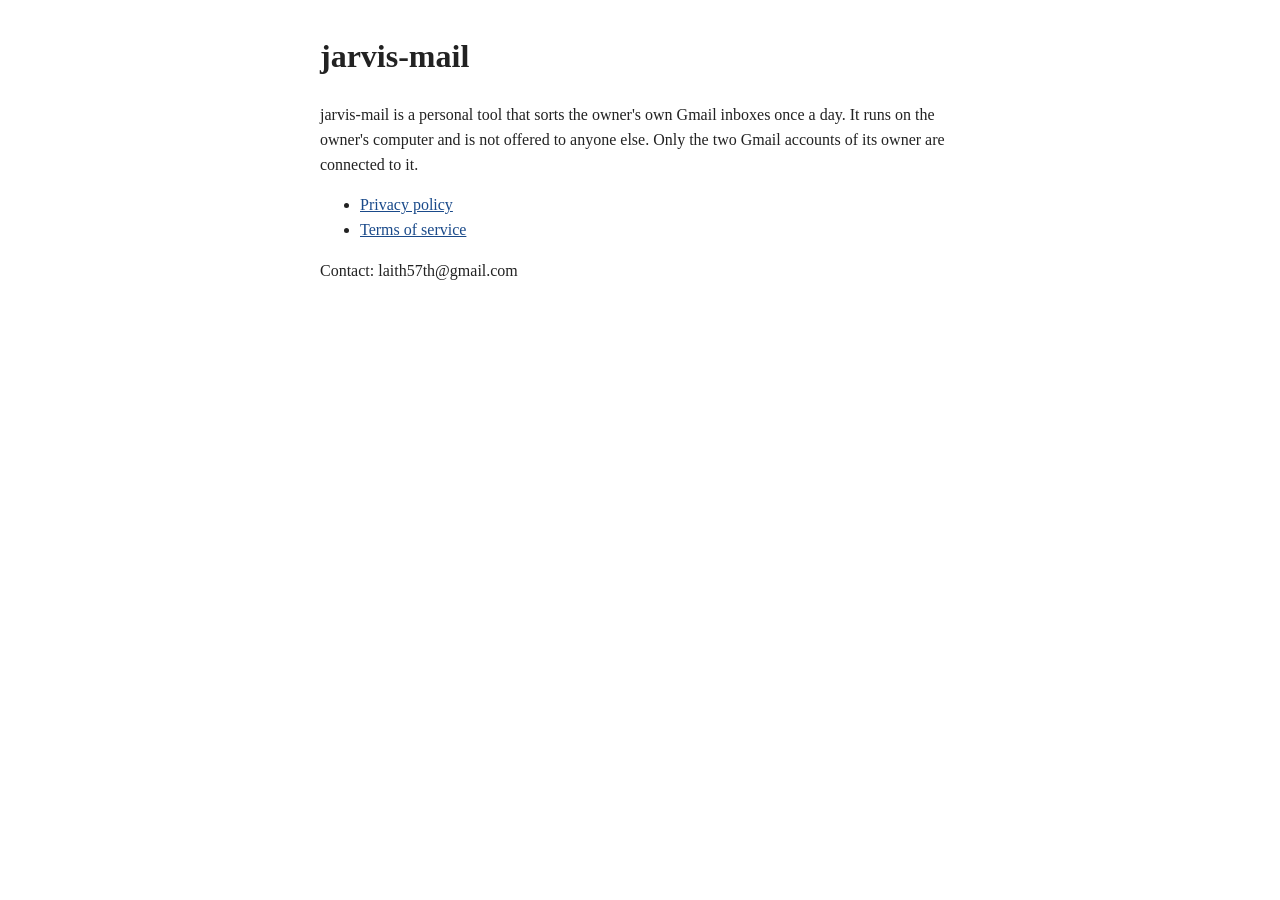
<file: index.html>
<!doctype html>
<html lang="en"><head><meta charset="utf-8"><meta name="viewport" content="width=device-width,initial-scale=1">
<title>jarvis-mail</title><link rel="stylesheet" href="style.css"></head>
<body>
<h1>jarvis-mail</h1>
<p>jarvis-mail is a personal tool that sorts the owner's own Gmail inboxes once a day. It runs on the owner's computer and is not offered to anyone else. Only the two Gmail accounts of its owner are connected to it.</p>
<ul>
<li><a href="privacy.html">Privacy policy</a></li>
<li><a href="terms.html">Terms of service</a></li>
</ul>
<p>Contact: laith57th@gmail.com</p>
</body></html>
</file>
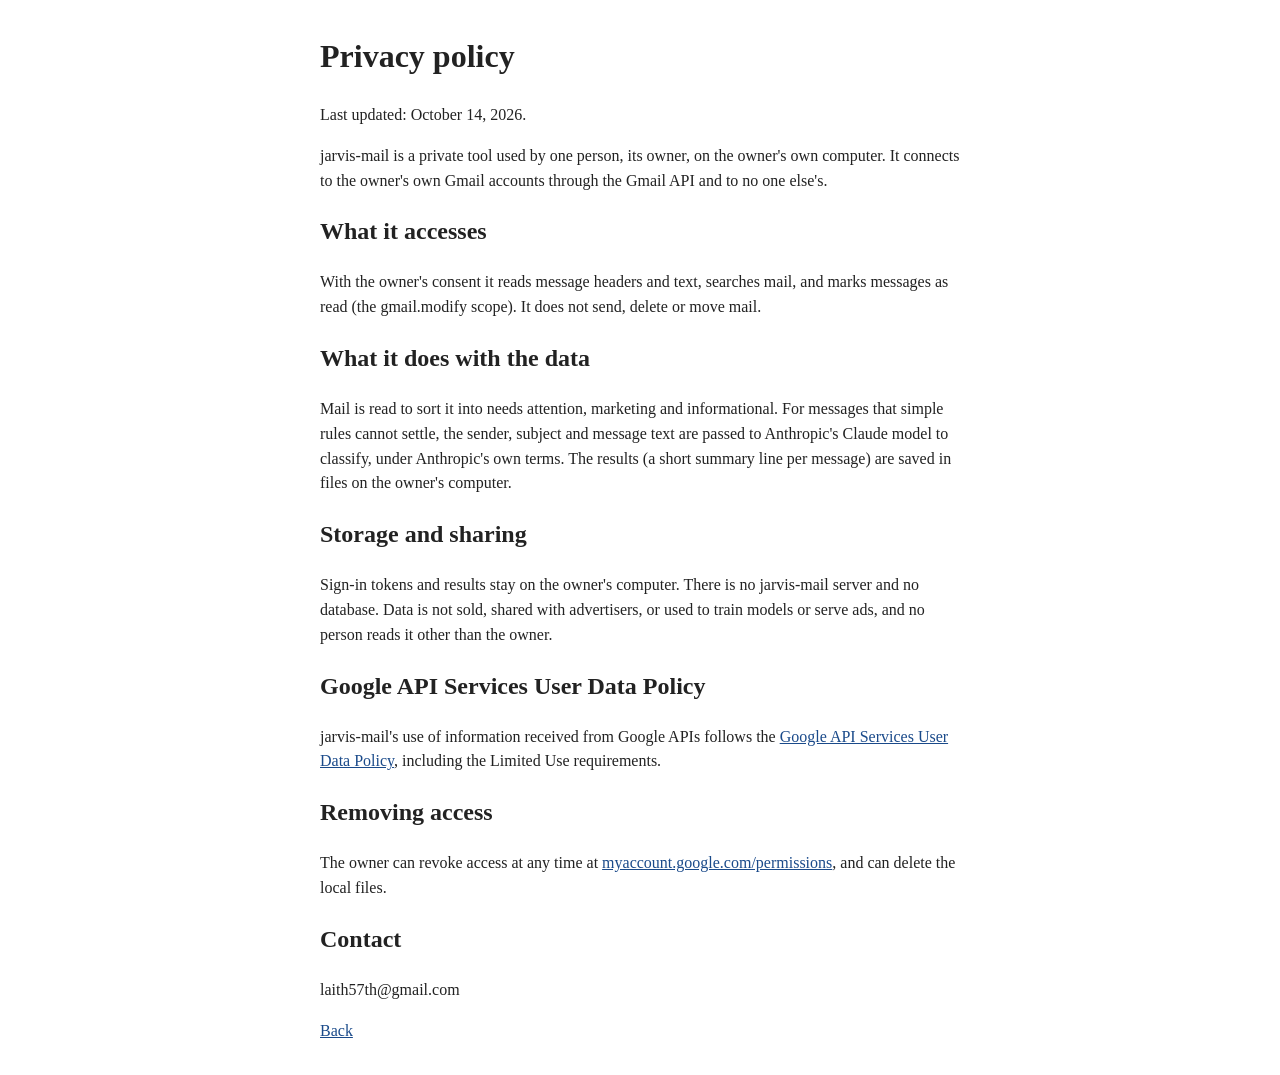
<file: privacy.html>
<!doctype html>
<html lang="en"><head><meta charset="utf-8"><meta name="viewport" content="width=device-width,initial-scale=1">
<title>Privacy policy - jarvis-mail</title><link rel="stylesheet" href="style.css"></head>
<body>
<h1>Privacy policy</h1>
<p>Last updated: October 14, 2026.</p>
<p>jarvis-mail is a private tool used by one person, its owner, on the owner's own computer. It connects to the owner's own Gmail accounts through the Gmail API and to no one else's.</p>

<h2>What it accesses</h2>
<p>With the owner's consent it reads message headers and text, searches mail, and marks messages as read (the gmail.modify scope). It does not send, delete or move mail.</p>

<h2>What it does with the data</h2>
<p>Mail is read to sort it into needs attention, marketing and informational. For messages that simple rules cannot settle, the sender, subject and message text are passed to Anthropic's Claude model to classify, under Anthropic's own terms. The results (a short summary line per message) are saved in files on the owner's computer.</p>

<h2>Storage and sharing</h2>
<p>Sign-in tokens and results stay on the owner's computer. There is no jarvis-mail server and no database. Data is not sold, shared with advertisers, or used to train models or serve ads, and no person reads it other than the owner.</p>

<h2>Google API Services User Data Policy</h2>
<p>jarvis-mail's use of information received from Google APIs follows the <a href="https://developers.google.com/terms/api-services-user-data-policy">Google API Services User Data Policy</a>, including the Limited Use requirements.</p>

<h2>Removing access</h2>
<p>The owner can revoke access at any time at <a href="https://myaccount.google.com/permissions">myaccount.google.com/permissions</a>, and can delete the local files.</p>

<h2>Contact</h2>
<p>laith57th@gmail.com</p>
<p><a href="index.html">Back</a></p>
</body></html>
</file>
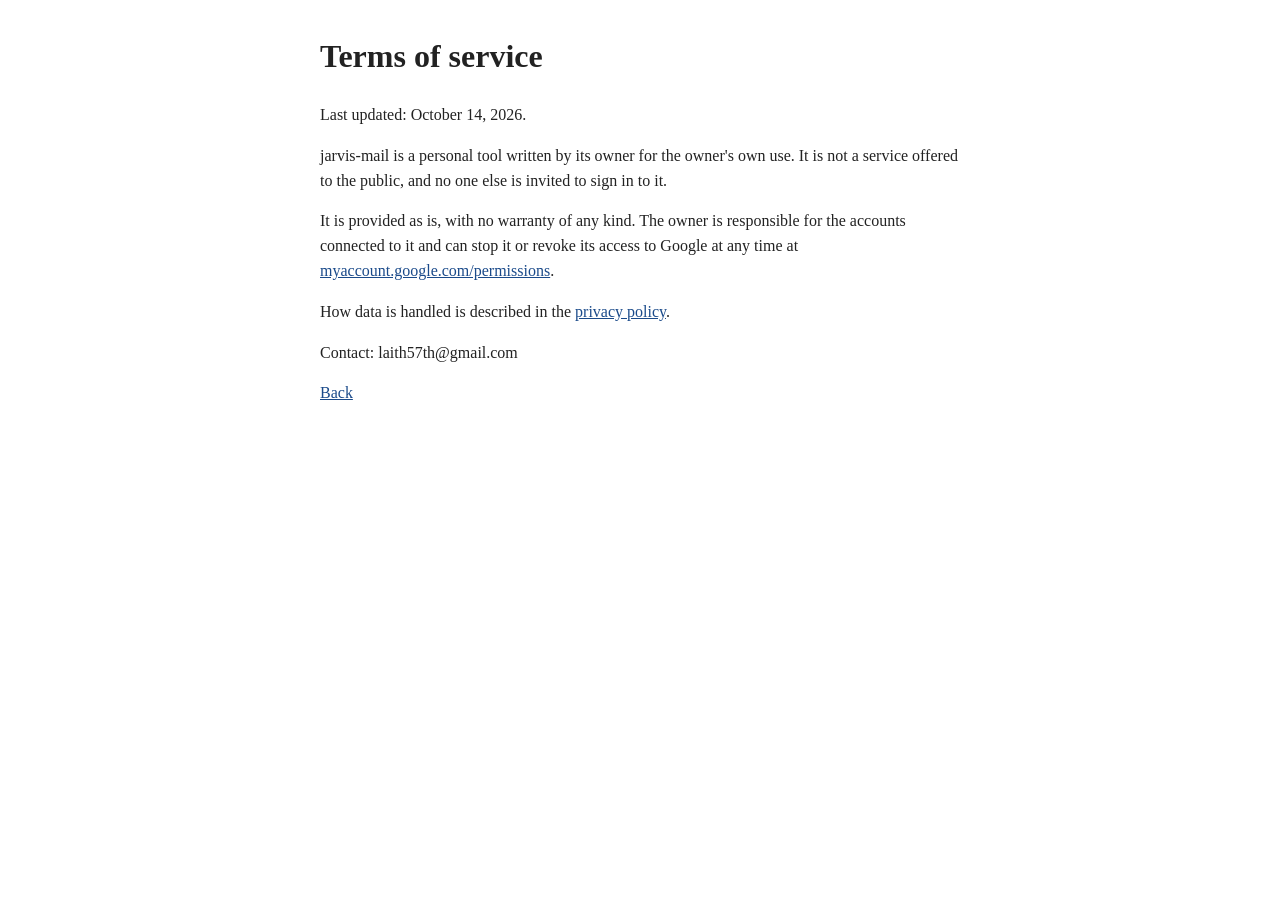
<file: terms.html>
<!doctype html>
<html lang="en"><head><meta charset="utf-8"><meta name="viewport" content="width=device-width,initial-scale=1">
<title>Terms of service - jarvis-mail</title><link rel="stylesheet" href="style.css"></head>
<body>
<h1>Terms of service</h1>
<p>Last updated: October 14, 2026.</p>
<p>jarvis-mail is a personal tool written by its owner for the owner's own use. It is not a service offered to the public, and no one else is invited to sign in to it.</p>
<p>It is provided as is, with no warranty of any kind. The owner is responsible for the accounts connected to it and can stop it or revoke its access to Google at any time at <a href="https://myaccount.google.com/permissions">myaccount.google.com/permissions</a>.</p>
<p>How data is handled is described in the <a href="privacy.html">privacy policy</a>.</p>
<p>Contact: laith57th@gmail.com</p>
<p><a href="index.html">Back</a></p>
</body></html>
</file>
<file: style.css>
body{font-family:Georgia,serif;max-width:40rem;margin:2rem auto;padding:0 1rem;line-height:1.55;color:#222}
a{color:#1a4a8a}
</file>
